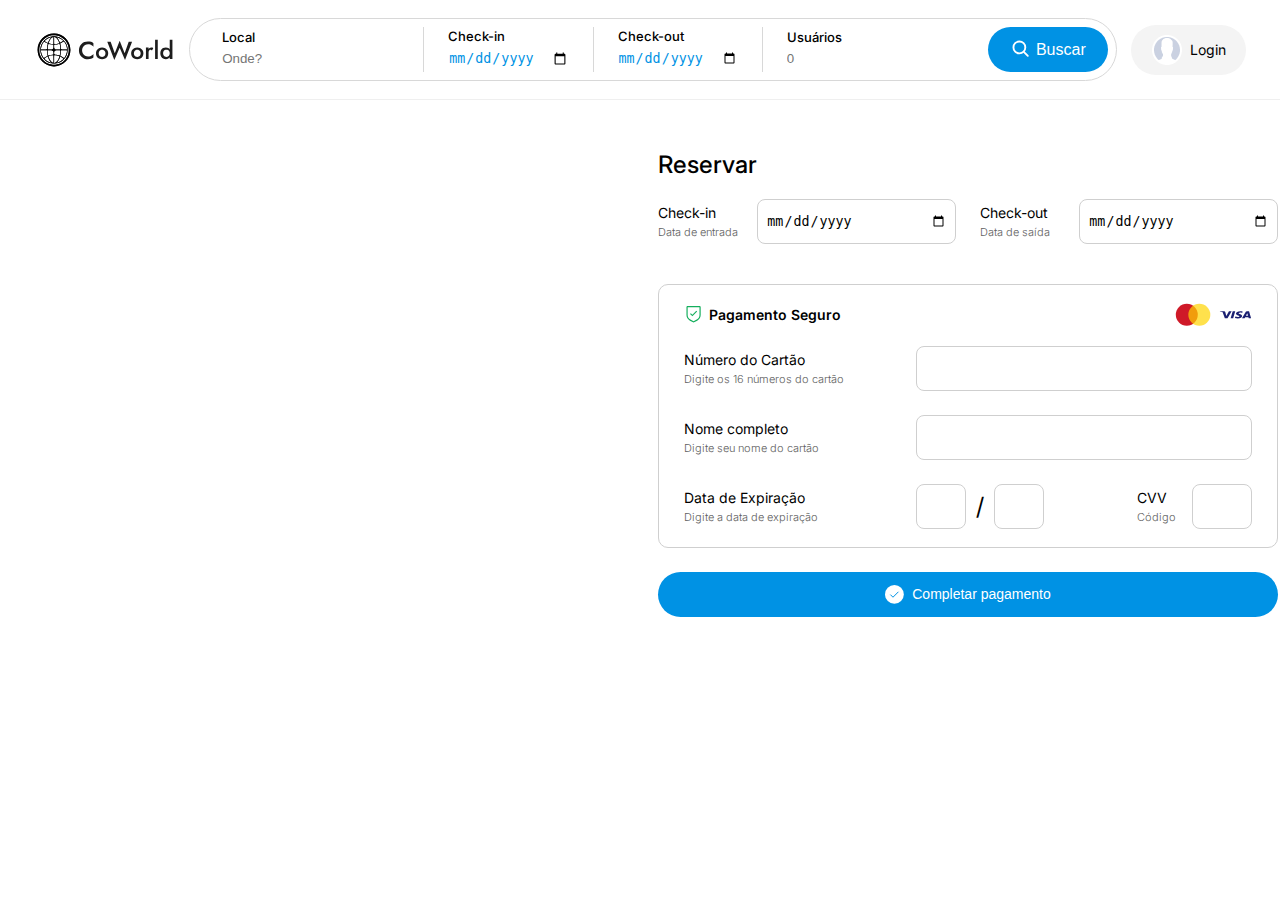
<file: coworking.html>
<html>
  <head>
    <title>CoWorld</title>
    <link rel="stylesheet" href="./styles/styles.css"/>
  </head>
  <body>
    <div id="navbar-component"></div>

    <section class="container">
      <div class="coworking-page-grid">
        <div class="coworking-info">
          <div id="coworking"></div>
          <div id="coworking-benefits"></div>
        </div>
        <div>

          <h2 class="coworking-schedule-title">Reservar</h2>

          <div class="coworking-dates">

            <div class="coworking-payment-form-group">
              <div class="coworking-payment-form-label">
                <label>Check-in</label>
                <div>Data de entrada</div>
              </div>

              <input type='date'/>
            </div>
            <div class="coworking-payment-form-group">
              <div class="coworking-payment-form-label">
                <label>Check-out</label>
                <div>Data de saída</div>
              </div>

              <input type='date'/>
            </div>
          </div>

          <div class="coworking-payment-wrapper">
            <div class="coworking-payment">
              <div class="coworking-payment-header">
                <div class="coworking-title">
                  <img src="./assets/carbon_security.svg"/>
                  <span>Pagamento Seguro</span>
                </div>
                <img src="./assets/card.svg"/>
              </div>

              <div class="coworking-payment-form-group">
                <div class="coworking-payment-form-label">
                  <label>Número do Cartão</label>
                  <div>Digite os 16 números do cartão</div>
                </div>

                <input/>
              </div>

              <div class="coworking-payment-form-group">
                <div class="coworking-payment-form-label">
                  <label>Nome completo</label>
                  <div>Digite seu nome do cartão</div>
                </div>

                <input/>
              </div>

              <div class="coworking-payment-form-group" style="margin-bottom: 0">
                <div class="coworking-payment-form-label">
                  <label>Data de Expiração</label>
                  <div>Digite a data de expiração</div>
                </div>

                <div class="coworking-payment-card-group">
                  <div class="coworking-payment-date-wrapper">
                    <input class="coworking-payment-date"/>
                    <span class="coworking-payment-separator-date">/</span>
                    <input class="coworking-payment-date"/>
                  </div>

                  <div class="coworking-payment-form-group coworking-payment-form-group-cvv">
                    <div class="coworking-payment-form-label coworking-payment-form-label-cvv">
                      <label>CVV</label>
                      <div>Código</div>
                    </div>
    
                    <input class="coworking-payment-cvv"/>
                  </div>
                </div>
              </div>
            </div>

            <button class="coworking-payment-button">
              <img src="./assets/success.svg"/>
              Completar pagamento
            </button>
          </div>
        </div>
      </div>
    </section>

    <script src="./components/Navbar.js"></script>
    <script src="./components/CoworkingCards.js"></script>
    <script src="./components/CoworkingBenefits.js"></script>
    <script src="./pages/coworking.js"></script>
  </body>
</html>
</file>
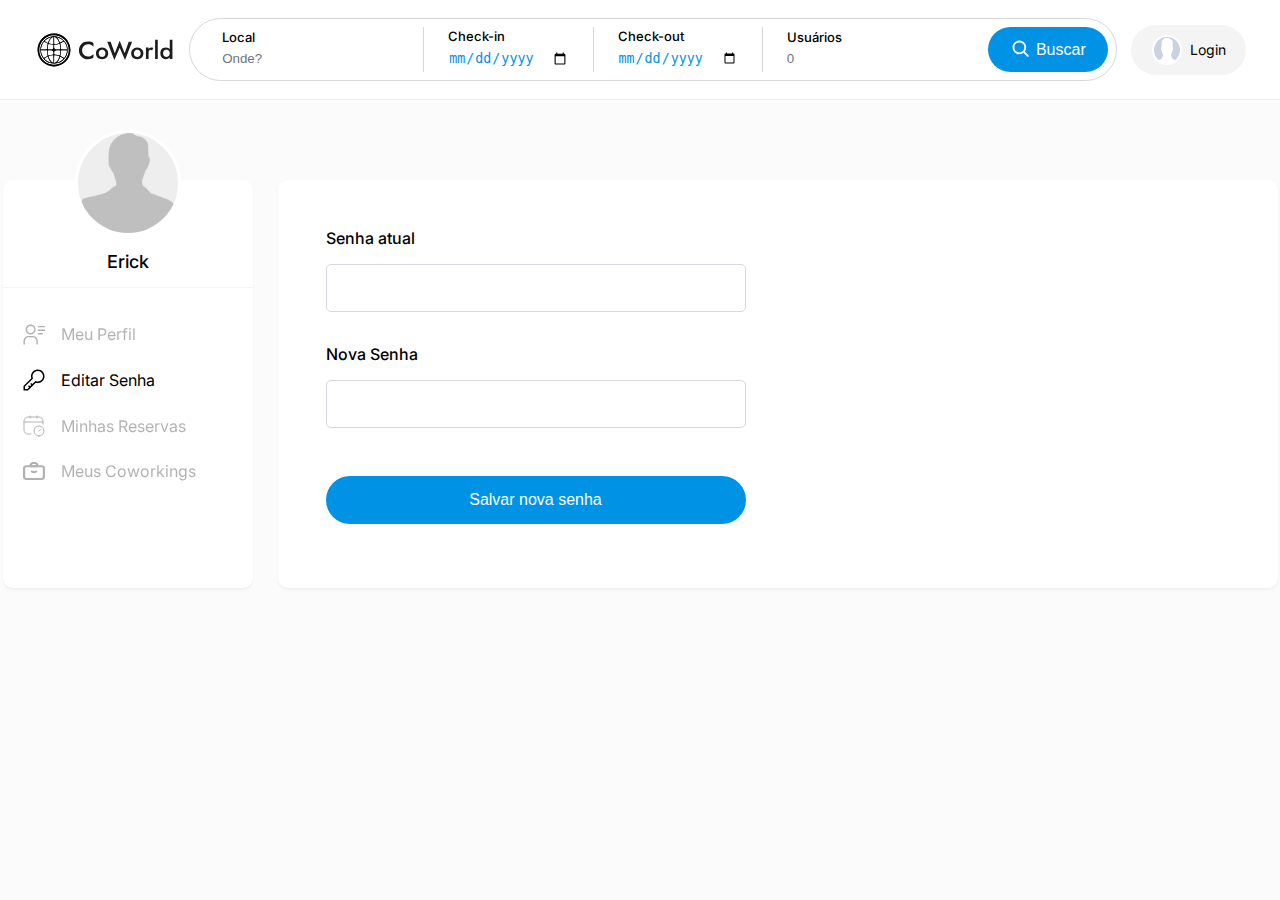
<file: password.html>
<html>
  <head>
    <title>CoWorld</title>
    <link rel="stylesheet" href="./styles/styles.css"/>
  </head>
  <body>
    <div id="navbar-component"></div>

    <section class="container gray-page">
      <div class="profile-page-grid">
        <div id="sidebar-component"></div>

        <div class="profile-card">
          <form>
          <div class="profile-form-grid">
            <div class="form-group">
              <label>Senha atual</label>
              <input type="password"/>
            </div>
            <div></div>
            <div class="form-group">
              <label>Nova Senha</label>
              <input type="password"/>
            </div>
            <div></div>
            <div class="profile-form-submit">
              <button type="submit">Salvar nova senha</button>
            </div>
          </div>
        </form>
        </div>
      </div>
    </section>

    <script src="./components/Navbar.js"></script>
    <script src="./components/ProfileSidebar.js"></script>
    <script src="../pages/password.js"></script>
  </body>
</html>
</file>
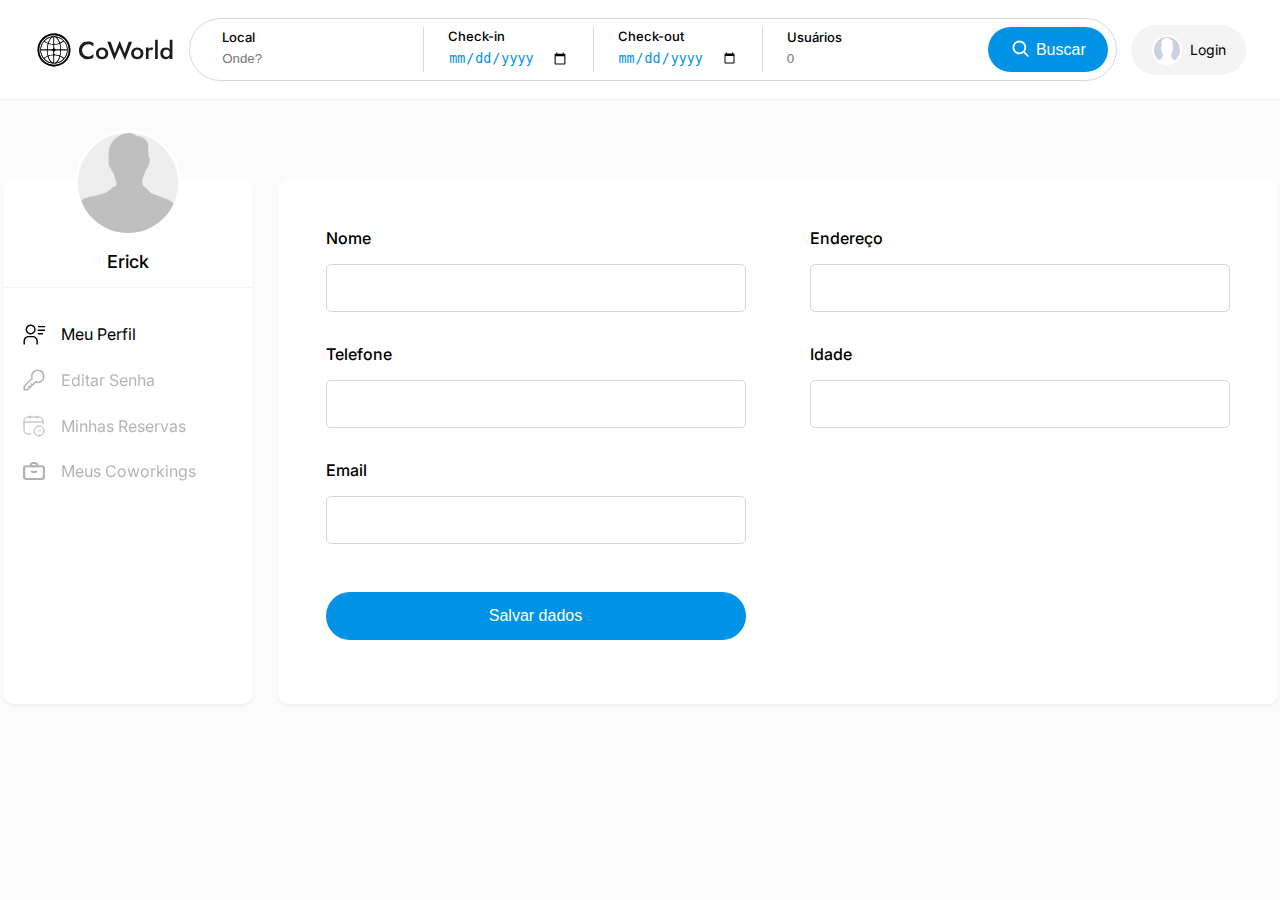
<file: profile.html>
<html>
  <head>
    <title>CoWorld</title>
    <link rel="stylesheet" href="./styles/styles.css"/>
  </head>
  <body>
    <div id="navbar-component"></div>

    <section class="container gray-page">
      <div class="profile-page-grid">
        <div id="sidebar-component"></div>

        <div class="profile-card">
          <form>
          <div class="profile-form-grid">
            <div class="form-group">
              <label>Nome</label>
              <input/>
            </div>
            <div class="form-group">
              <label>Endereço</label>
              <input/>
            </div>
            <div class="form-group">
              <label>Telefone</label>
              <input/>
            </div>
            <div class="form-group">
              <label>Idade</label>
              <input/>
            </div>
            <div class="form-group">
              <label>Email</label>
              <input/>
            </div>
            <div></div>
            <div class="profile-form-submit">
              <button type="submit">Salvar dados</button>
            </div>
          </div>
        </form>
        </div>
      </div>
    </section>

    <script src="./components/Navbar.js"></script>
    <script src="./components/ProfileSidebar.js"></script>
    <script src="../pages/profile.js"></script>
  </body>
</html>
</file>
<file: styles/styles.css>
@import url('https://fonts.googleapis.com/css2?family=Inter:wght@100;200;300;400;500;600;700;800;900&display=swap');
@import url('./header.css');
@import url('./search-bar.css');
@import url('./coworkings.css');
@import url('./coworking-page.css');
@import url('./profile.css');
@import url('./reservds-page.css');
@import url('./login.css');
@import url('./my-coworkings.css');

html, body {
  padding: 0;
  margin: 0;
  font-family: Inter, sans-serif;
}

.subtitle {
  font-size: 21px;
  margin-bottom: 32px;
  font-weight: 500;
}

.container {
  padding: 0 32px;
}

.gray-page {
  background-color: #FBFBFB;
  min-height: calc(100vh - 100px);
  margin-top: -30px;
}

.form-group {
  display: flex;
  flex-direction: column;
}

.form-group label{
  font-size: 16px;
  font-weight: 500;
  margin-bottom: 16px;
}

.form-group input {
  height: 48px;
  border: 1px solid #d6d7df;
  border-radius: 5px;
  padding: 16px;
  font-size: 16px;
}

button {
  background-color: #0092E4;
  color: white;
  font-size: 16px;
  font-weight: 500;
  height: 48px;
  width: 120px;
  border: none;
  border-radius: 50px;
  transition: 0.3s;
  cursor: pointer;
  display: flex;
  align-items: center;
  justify-content: center;
}

button:hover {
  opacity: 0.8;
}

a {
  color: black;
  transition: 0.3s;
}

a:hover {
  opacity: 0.7;
}
</file>
